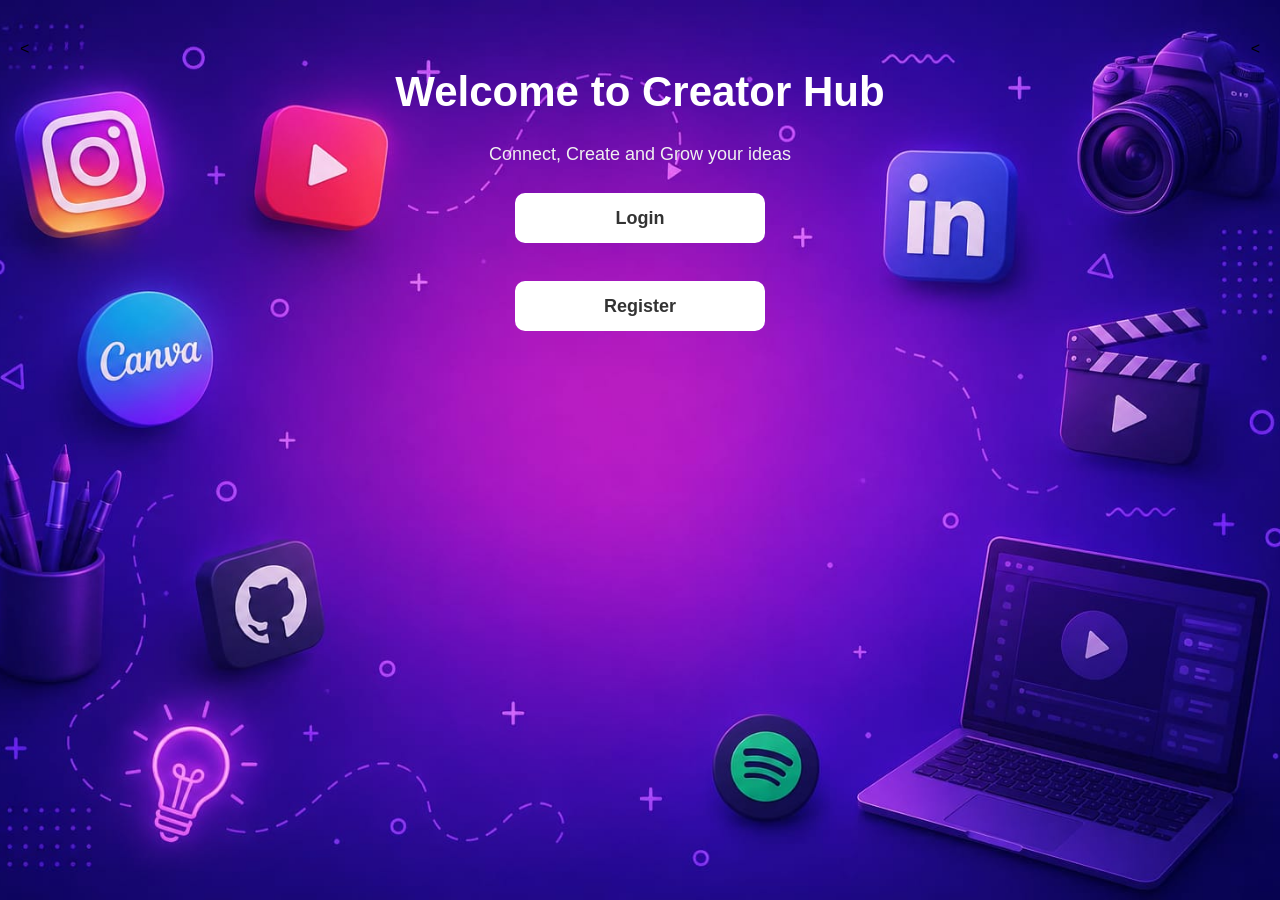
<file: index.html>
<<!DOCTYPE html>
<html>
<head>
    <title>Creator Hub</title>
    <link rel="stylesheet" href="style.css">
</head>

<body>

<div class="container">

    <h1 style="color:white; font-size:42px; font-weight:bold; text-align:center;">
    Welcome to Creator Hub
</h1>

    <p style="color:#f0f0f0; font-size:18px; text-align:center;">
    Connect, Create and Grow your ideas
</p>
    <button onclick="location.href='login.html'">
        Login
    </button>

    <br><br>

    <button onclick="location.href='register.html'">
        Register
    </button>

</div>
<<script>
function loginUser() {

    const username = document.querySelector('input[type="text"]').value;
    const password = document.querySelector('input[type="password"]').value;

    if (username === "" || password === "") {
        alert("Please enter username and password");
        return;
    }

    fetch("http://localhost:8080/api/login", {
        method: "POST",
        headers: {
            "Content-Type": "application/x-www-form-urlencoded"
        },
        body: new URLSearchParams({
            username: username,
            password: password
        })
    })
    .then(response => response.text())
    .then(data => {

        if (data === "Login successful") {
            window.location.href = "dashboard.html";
        } else {
            alert(data);
        }

    })
    .catch(error => {
        console.error("Backend connection failed:", error);
        alert("Backend connection failed");
    });
}
</script>
</body>
</html>
</file>
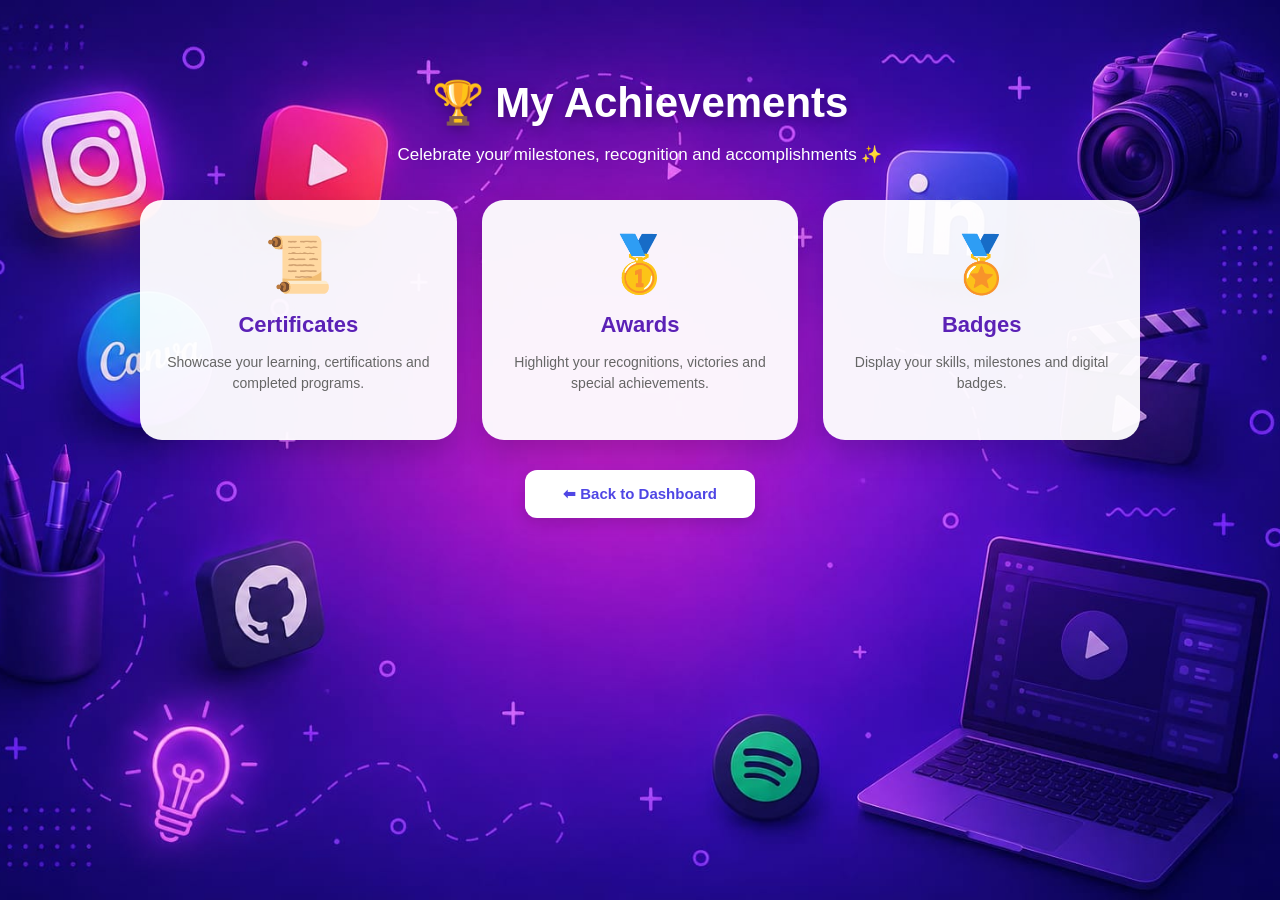
<file: achievements.html>
<!DOCTYPE html>
<html>

<head>

    <title>Achievements - Creator Hub</title>

    <link rel="stylesheet" href="style.css">

    <style>

        /* =================================
           MAIN PAGE
        ================================= */

        body {
            min-height: 100vh;
            height: auto;

            display: flex;
            justify-content: center;
            align-items: flex-start;

            padding: 50px 20px;

            box-sizing: border-box;
        }


        .achievement-page {
            width: 100%;
            max-width: 1000px;

            text-align: center;
        }


        /* =================================
           HEADER
        ================================= */

        .achievement-header {
            margin-bottom: 35px;
        }


        .achievement-header h1 {
            color: white;

            font-size: 42px;

            font-weight: 800;

            margin-bottom: 10px;

            text-shadow:
                0 4px 12px rgba(0,0,0,0.25);
        }


        .achievement-header p {
            color: white;

            font-size: 17px;

            font-weight: 500;
        }


        /* =================================
           CATEGORY PAGE
        ================================= */

        #categoryPage {
            display: block;
        }


        .category-grid {

            display: grid;

            grid-template-columns:
                repeat(3, 1fr);

            gap: 25px;

            margin-top: 30px;
        }


        .category-card {

            background: rgba(255,255,255,0.95);

            border-radius: 22px;

            padding: 30px 20px;

            cursor: pointer;

            box-shadow:
                0 12px 30px
                rgba(0,0,0,0.18);

            transition: 0.3s;

            border: 2px solid transparent;
        }


        .category-card:hover {

            transform: translateY(-8px);

            border-color: #a855f7;

            box-shadow:
                0 18px 35px
                rgba(0,0,0,0.25);
        }


        .category-icon {

            font-size: 55px;

            margin-bottom: 15px;
        }


        .category-card h2 {

            margin: 8px 0;

            color: #5b21b6;

            font-size: 22px;

            font-weight: 800;
        }


        .category-card p {

            color: #666;

            font-size: 14px;

            line-height: 1.5;
        }


        /* =================================
           RESULT PAGE
        ================================= */

        #resultPage {
            display: none;
        }


        .result-header {

            margin-bottom: 25px;
        }


        .result-header h1 {

            color: white;

            font-size: 36px;

            font-weight: 800;

            margin-bottom: 8px;
        }


        .result-header p {

            color: white;

            font-weight: 500;
        }


        /* =================================
           RESULT CARDS
        ================================= */

        #achievementList {

            display: grid;

            grid-template-columns:
                repeat(2, 1fr);

            gap: 22px;

            margin-top: 25px;
        }


        .achievement-card {

            background: white;

            border-radius: 20px;

            padding: 25px;

            text-align: left;

            box-shadow:
                0 10px 28px
                rgba(0,0,0,0.18);

            transition: 0.3s;

            position: relative;

            overflow: hidden;

            cursor: pointer;
        }


        .achievement-card:hover {

            transform: translateY(-5px);

            box-shadow:
                0 16px 32px
                rgba(0,0,0,0.23);
        }


        /* =================================
           CERTIFICATE STYLE
        ================================= */

        .certificate-card {

            border-top: 6px solid #7b2cbf;
        }


        .certificate-card h2 {

            color: #7b2cbf;

            font-weight: 800;
        }


        /* =================================
           AWARD STYLE
        ================================= */

        .award-card {

            border-top: 6px solid #f59e0b;

        }


        .award-card h2 {

            color: #d97706;

            font-weight: 800;
        }


        /* =================================
           BADGE STYLE
        ================================= */

        .badge-card {

            border-top: 6px solid #2563eb;

        }


        .badge-card h2 {

            color: #2563eb;

            font-weight: 800;
        }


        /* =================================
           CARD CONTENT
        ================================= */

        .achievement-card p {

            color: #444;

            line-height: 1.5;

            margin: 9px 0;
        }


        .achievement-info {

            background: #f8f7ff;

            padding: 10px 12px;

            border-radius: 10px;

            margin-top: 12px;
        }


        .achievement-date {

            display: inline-block;

            margin-top: 10px;

            padding: 6px 12px;

            background: #f3e8ff;

            color: #6b21a8;

            border-radius: 20px;

            font-size: 13px;

            font-weight: 700;
        }


        .click-hint {

            margin-top: 15px;

            color: #7b2cbf;

            font-size: 13px;

            font-weight: 700;
        }


        /* =================================
           NO RESULT
        ================================= */

        .no-result {

            background: white;

            color: #444;

            padding: 22px;

            border-radius: 15px;

            font-weight: bold;

            grid-column: 1 / -1;
        }


        /* =================================
           BACK BUTTONS
        ================================= */

        .back-btn {

            margin-top: 30px;

            background: white;

            color: #4f46e5;

            width: 230px;

            height: 48px;

            border-radius: 12px;

            font-size: 15px;

            font-weight: 700;

            border: none;

            cursor: pointer;

            box-shadow:
                0 5px 15px
                rgba(0,0,0,0.15);

            transition: 0.3s;
        }


        .back-btn:hover {

            transform: translateY(-2px);

            background: #f5f3ff;
        }


        /* =================================
           CERTIFICATE PAGE
        ================================= */

        #certificatePage {

            display: none;

            width: 100%;
        }


        .certificate-container {

            max-width: 850px;

            margin: 0 auto;

            background: white;

            padding: 15px;

            border-radius: 20px;

            box-shadow:
                0 20px 50px
                rgba(0,0,0,0.25);
        }


        .certificate {

            border: 8px solid #7b2cbf;

            padding: 55px 40px;

            position: relative;

            background:
                linear-gradient(
                    135deg,
                    #ffffff,
                    #faf5ff
                );

            border-radius: 10px;
        }


        .certificate-inner {

            border: 2px solid #d8b4fe;

            padding: 40px 25px;

            text-align: center;

            border-radius: 5px;
        }


        .certificate-logo {

            font-size: 48px;

            margin-bottom: 10px;
        }


        .certificate-brand {

            font-size: 16px;

            letter-spacing: 3px;

            color: #7b2cbf;

            font-weight: 800;

            text-transform: uppercase;
        }


        .certificate-title {

            font-size: 38px;

            color: #4c1d95;

            margin: 18px 0 8px;

            font-weight: 800;
        }


        .certificate-subtitle {

            color: #666;

            font-size: 16px;

            margin-bottom: 25px;
        }


        .certificate-recipient {

            font-size: 30px;

            font-weight: 800;

            color: #222;

            margin: 20px 0;
        }


        .certificate-text {

            color: #555;

            font-size: 16px;

            line-height: 1.7;

            max-width: 650px;

            margin: 0 auto 20px;
        }


        .certificate-achievement {

            font-size: 23px;

            font-weight: 800;

            color: #7b2cbf;

            margin: 20px 0;
        }


        .certificate-organization {

            font-size: 16px;

            color: #444;

            margin: 12px 0;
        }


        .certificate-date {

            color: #666;

            font-size: 14px;

            margin-top: 20px;
        }


        .certificate-footer {

            display: flex;

            justify-content: space-between;

            align-items: flex-end;

            margin-top: 45px;

            gap: 30px;
        }


        .certificate-sign {

            text-align: center;

            min-width: 180px;
        }


        .certificate-line {

            border-top: 1px solid #777;

            margin-bottom: 7px;
        }


        .certificate-sign p {

            margin: 0;

            font-size: 13px;

            color: #555;
        }


        .certificate-note {

            margin-top: 25px;

            color: #888;

            font-size: 11px;

            font-style: italic;
        }


        .certificate-actions {

            margin-top: 25px;

            text-align: center;
        }


        .certificate-back {

            background: white;

            color: #4f46e5;

            width: 230px;

            height: 48px;

            border-radius: 12px;

            font-size: 15px;

            font-weight: 700;

            border: none;

            cursor: pointer;

            box-shadow:
                0 5px 15px
                rgba(0,0,0,0.15);

            transition: 0.3s;
        }


        .certificate-back:hover {

            transform: translateY(-2px);

            background: #f5f3ff;
        }


        /* =================================
           MOBILE
        ================================= */

        @media (max-width: 750px) {

            .category-grid {

                grid-template-columns: 1fr;

            }


            #achievementList {

                grid-template-columns: 1fr;

            }


            .achievement-header h1 {

                font-size: 32px;

            }


            .certificate {

                padding: 25px 15px;

            }


            .certificate-inner {

                padding: 25px 15px;

            }


            .certificate-title {

                font-size: 28px;

            }


            .certificate-recipient {

                font-size: 23px;

            }


            .certificate-footer {

                flex-direction: column;

                align-items: center;

            }

        }

    </style>

</head>


<body>


<div class="achievement-page">


    <!-- =================================
         CATEGORY PAGE
    ================================= -->

    <div id="categoryPage">


        <div class="achievement-header">

            <h1>
                🏆 My Achievements
            </h1>

            <p>
                Celebrate your milestones, recognition and accomplishments ✨
            </p>

        </div>


        <div class="category-grid">


            <!-- CERTIFICATES -->

            <div
                class="category-card"
                onclick="showAchievements('Certificate')">

                <div class="category-icon">
                    📜
                </div>

                <h2>
                    Certificates
                </h2>

                <p>
                    Showcase your learning,
                    certifications and completed programs.
                </p>

            </div>


            <!-- AWARDS -->

            <div
                class="category-card"
                onclick="showAchievements('Award')">

                <div class="category-icon">
                    🥇
                </div>

                <h2>
                    Awards
                </h2>

                <p>
                    Highlight your recognitions,
                    victories and special achievements.
                </p>

            </div>


            <!-- BADGES -->

            <div
                class="category-card"
                onclick="showAchievements('Badge')">

                <div class="category-icon">
                    🏅
                </div>

                <h2>
                    Badges
                </h2>

                <p>
                    Display your skills,
                    milestones and digital badges.
                </p>

            </div>


        </div>


        <button
            class="back-btn"
            onclick="location.href='dashboard.html'">

            ⬅ Back to Dashboard

        </button>


    </div>



    <!-- =================================
         RESULT PAGE
    ================================= -->

    <div id="resultPage">


        <div class="result-header">

            <h1 id="resultTitle">
                🏆 Achievements
            </h1>

            <p>
                Your achievements and milestones
            </p>

        </div>


        <div id="achievementList"></div>


        <button
            class="back-btn"
            onclick="backToCategories()">

            ⬅ Back to Categories

        </button>


        <br>


        <button
            class="back-btn"
            onclick="location.href='dashboard.html'">

            🏠 Back to Dashboard

        </button>


    </div>



    <!-- =================================
         CERTIFICATE PAGE
    ================================= -->

    <div id="certificatePage">


        <div class="result-header">

            <h1>
                📜 Certificate Preview
            </h1>

            <p>
                Your Creator Hub achievement certificate
            </p>

        </div>


        <div class="certificate-container">


            <div class="certificate">


                <div class="certificate-inner">


                    <div class="certificate-logo">
                        🏆
                    </div>


                    <div class="certificate-brand">
                        CREATOR HUB
                    </div>


                    <div class="certificate-title">
                        Certificate of Achievement
                    </div>


                    <div class="certificate-subtitle">
                        This certificate recognizes the following achievement
                    </div>


                    <div class="certificate-recipient">
                        Creator Hub Member
                    </div>


                    <div class="certificate-text">

                        This is to recognize the successful completion
                        and achievement associated with

                    </div>


                    <div
                        class="certificate-achievement"
                        id="certificateTitle">

                        Achievement

                    </div>


                    <div
                        class="certificate-organization"
                        id="certificateOrganization">

                        Organization

                    </div>


                    <div
                        class="certificate-text"
                        id="certificateDescription">

                        Achievement description

                    </div>


                    <div
                        class="certificate-date"
                        id="certificateDate">

                        Date

                    </div>


                    <div class="certificate-footer">


                        <div class="certificate-sign">

                            <div class="certificate-line"></div>

                            <p>
                                Creator Hub
                            </p>

                        </div>


                        <div class="certificate-sign">

                            <div class="certificate-line"></div>

                            <p>
                                Achievement Recognition
                            </p>

                        </div>


                    </div>


                    <div class="certificate-note">

                        This is a Creator Hub achievement preview
                        and is not an official certificate issued by
                        the organization mentioned above.

                    </div>


                </div>


            </div>


        </div>


        <div class="certificate-actions">


            <button
                class="certificate-back"
                onclick="backToAchievements()">

                ⬅ Back to Achievements

            </button>


        </div>


    </div>


</div>



<script>


/* =================================
   SHOW ACHIEVEMENTS
================================= */

function showAchievements(category) {


    document.getElementById(
        "categoryPage"
    ).style.display = "none";


    document.getElementById(
        "resultPage"
    ).style.display = "block";


    document.getElementById(
        "certificatePage"
    ).style.display = "none";


    let title = "";


    if (category === "Certificate") {

        title = "📜 Certificates";

    }

    else if (category === "Award") {

        title = "🥇 Awards";

    }

    else if (category === "Badge") {

        title = "🏅 Badges";

    }


    document.getElementById(
        "resultTitle"
    ).innerText = title;


    document.getElementById(
        "achievementList"
    ).innerHTML = `

        <div class="no-result">

            Loading achievements...

        </div>

    `;


    fetch(
        "http://localhost:8081/api/achievements"
    )


    .then(response => response.json())


    .then(data => {


        let result = "";


        data.forEach(achievement => {


            if (
                achievement.title
                    .toLowerCase()
                    .includes(category.toLowerCase())
            ) {


                let cardClass = "";


                if (category === "Certificate") {

                    cardClass =
                        "certificate-card";

                }

                else if (category === "Award") {

                    cardClass =
                        "award-card";

                }

                else if (category === "Badge") {

                    cardClass =
                        "badge-card";

                }


                let icon = "🏆";


                if (category === "Certificate") {

                    icon = "📜";

                }

                else if (category === "Award") {

                    icon = "🥇";

                }

                else if (category === "Badge") {

                    icon = "🏅";

                }


                result += `

                    <div
                        class="achievement-card ${cardClass}"
                        onclick="openCertificate(
                            '${achievement.title}',
                            '${achievement.organization}',
                            '${achievement.date}',
                            '${achievement.description}'
                        )">


                        <h2>

                            ${icon}
                            ${achievement.title}

                        </h2>


                        <p>

                            ${achievement.description}

                        </p>


                        <div class="achievement-info">

                            <strong>
                                🏢 Organization:
                            </strong>

                            ${achievement.organization}

                        </div>


                        <span class="achievement-date">

                            📅 ${achievement.date}

                        </span>


                        <div class="click-hint">

                            👆 Click to view certificate

                        </div>


                    </div>

                `;

            }

        });


        if (result === "") {

            result = `

                <div class="no-result">

                    No achievements available
                    in this category.

                </div>

            `;

        }


        document.getElementById(
            "achievementList"
        ).innerHTML = result;


    })


    .catch(error => {


        document.getElementById(
            "achievementList"
        ).innerHTML = `

            <div class="no-result">

                ❌ Unable to load achievements.

            </div>

        `;


        console.error(error);

    });

}



/* =================================
   OPEN CERTIFICATE
================================= */

function openCertificate(
    title,
    organization,
    date,
    description
) {


    document.getElementById(
        "resultPage"
    ).style.display = "none";


    document.getElementById(
        "certificatePage"
    ).style.display = "block";


    document.getElementById(
        "certificateTitle"
    ).innerText = title;


    document.getElementById(
        "certificateOrganization"
    ).innerText =
        "Organization: " + organization;


    document.getElementById(
        "certificateDescription"
    ).innerText =
        description;


    document.getElementById(
        "certificateDate"
    ).innerText =
        "Achievement Date: " + date;

}



/* =================================
   BACK TO CATEGORIES
================================= */

function backToCategories() {


    document.getElementById(
        "resultPage"
    ).style.display = "none";


    document.getElementById(
        "categoryPage"
    ).style.display = "block";


    document.getElementById(
        "certificatePage"
    ).style.display = "none";


    document.getElementById(
        "achievementList"
    ).innerHTML = "";

}



/* =================================
   BACK TO ACHIEVEMENTS
================================= */

function backToAchievements() {


    document.getElementById(
        "certificatePage"
    ).style.display = "none";


    document.getElementById(
        "resultPage"
    ).style.display = "block";

}

</script>


</body>

</html>
</file>
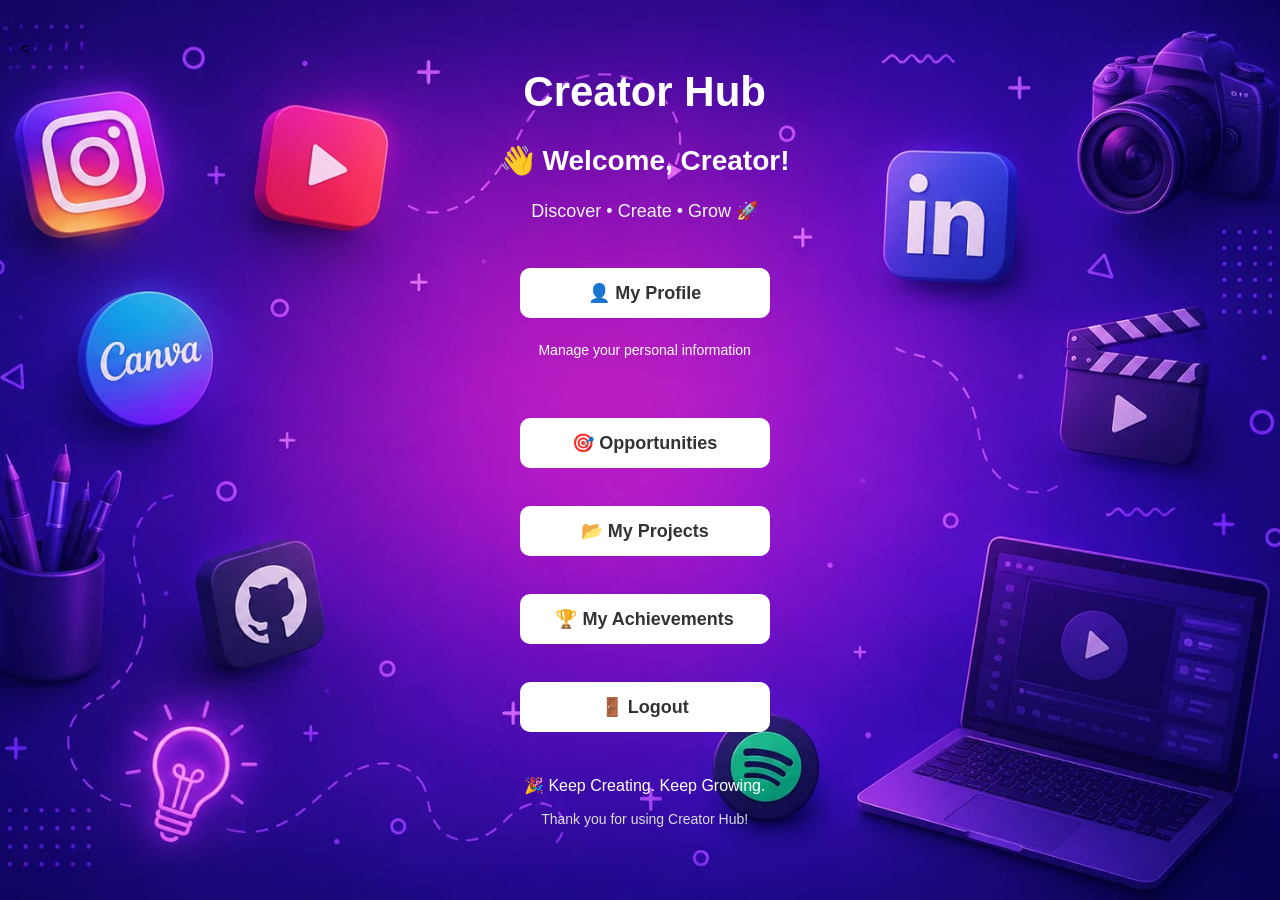
<file: dashboard.html>
<<!DOCTYPE html>
<html>

<head>
    <title>Creator Hub Dashboard</title>
    <link rel="stylesheet" href="style.css">
</head>

<body>

<div class="container">

    <h1 style="color:white; font-size:42px; text-align:center; font-weight:bold;">
        Creator Hub
    </h1>

    <h2 style="color:white; text-align:center; font-size:28px;">
        👋 Welcome, Creator!
    </h2>

    <p style="color:#f5f5f5; text-align:center; font-size:18px;">
        Discover • Create • Grow 🚀
    </p>

    <br>

    <button onclick="location.href='profile.html'">
        👤 My Profile
    </button>

    <p style="color:white; font-size:14px; text-align:center;">
        Manage your personal information
    </p>

    <br><br>

    <button onclick="location.href='opportunities.html'">
        🎯 Opportunities
    </button>

    <br><br>

    <button onclick="location.href='projects.html'">
        📂 My Projects
    </button>

    <br><br>

    <button onclick="location.href='achievements.html'">
        🏆 My Achievements
    </button>

    <br><br>

    <button onclick="location.href='logout.html'">
        🚪 Logout
    </button>

    <br><br>

    <p style="color:white; font-size:16px; text-align:center;">
        🎉 Keep Creating. Keep Growing.
    </p>

    <p style="color:#dddddd; font-size:14px; text-align:center;">
        Thank you for using Creator Hub!
    </p>

</div>

</body>

</html>
</file>
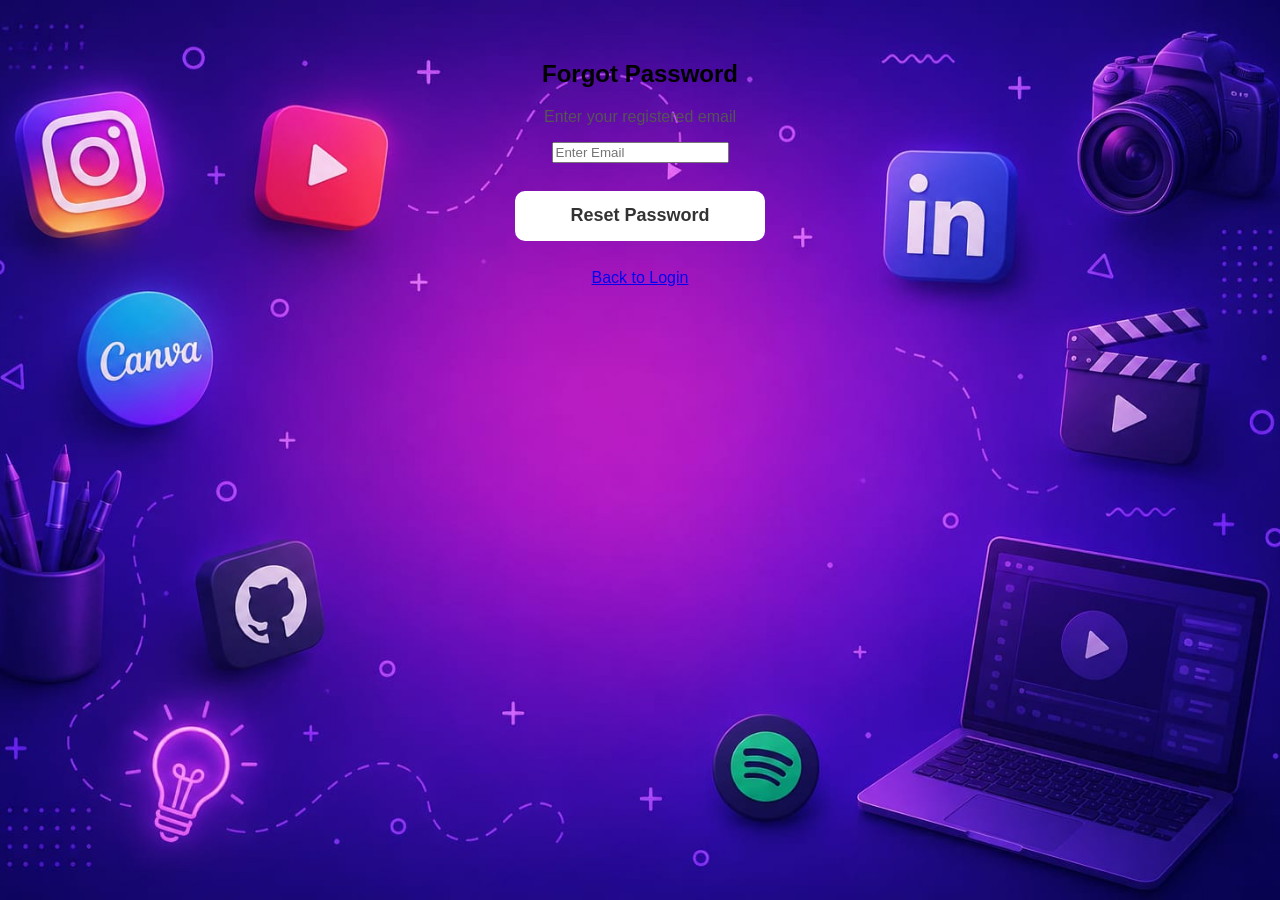
<file: forgot.html>
<!DOCTYPE html>
<html>
<head>
    <title>Forgot Password</title>
    <link rel="stylesheet" href="style.css">
</head>

<body>

<div class="container">

    <h2>Forgot Password</h2>

    <p>Enter your registered email</p>

    <input type="email" placeholder="Enter Email">

    <br><br>

    <button>Reset Password</button>

    <br><br>

    <a href="login.html">Back to Login</a>

</div>

</body>
</html>
</file>
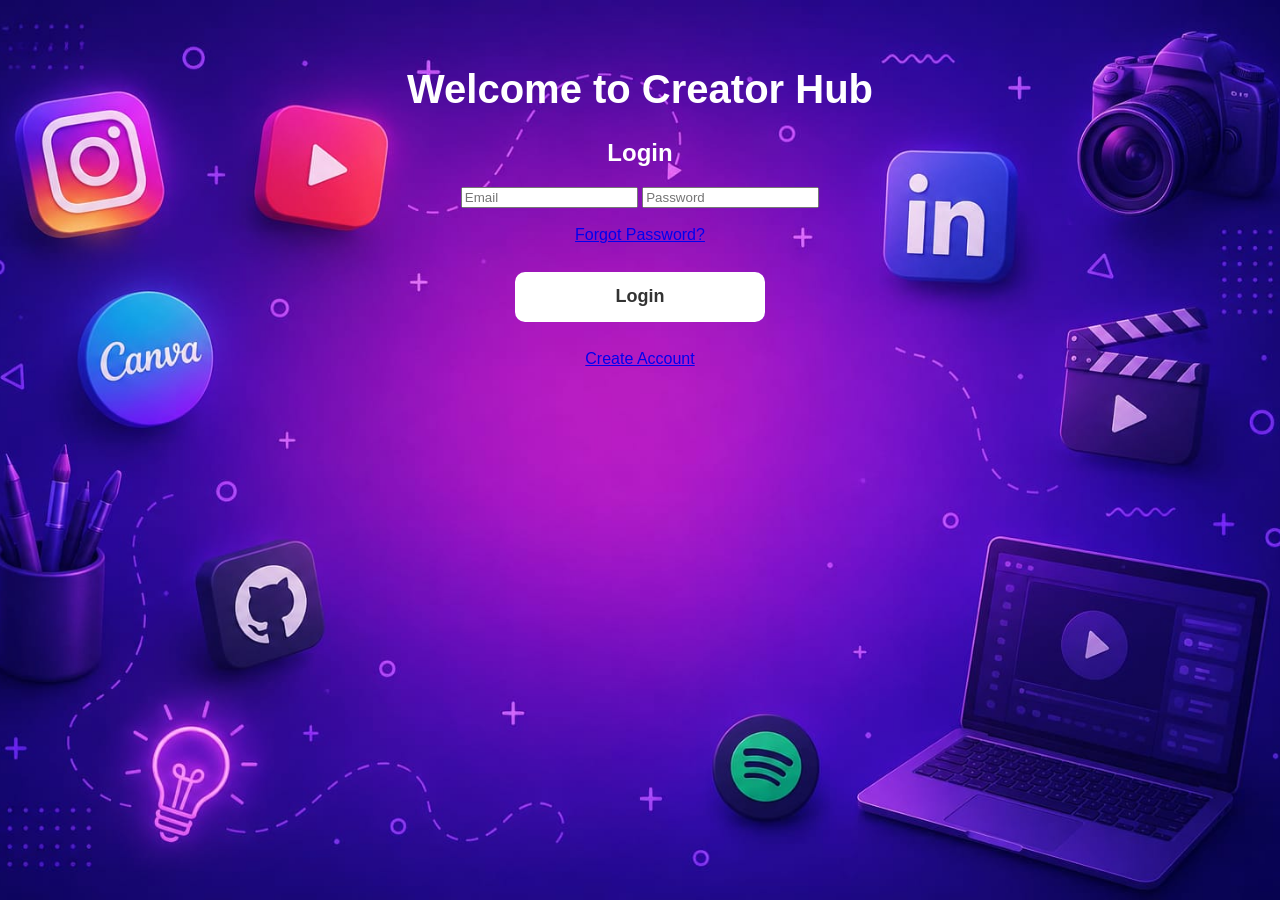
<file: login.html>
<!DOCTYPE html>
<html lang="en">

<head>
    <meta charset="UTF-8">
    <meta name="viewport" content="width=device-width, initial-scale=1.0">

    <title>Login - Creator Hub</title>

    <link rel="stylesheet" href="style.css">
</head>

<body>

<div class="container">

    <h1 style="color:white; font-size:40px; text-align:center;">
        Welcome to Creator Hub
    </h1>

    <h2 style="color:white; text-align:center;">
        Login
    </h2>

    <input
        type="email"
        id="email"
        placeholder="Email"
    >

    <input
        type="password"
        id="password"
        placeholder="Password"
    >

    <br><br>

    <a href="forgot.html">Forgot Password?</a>

    <br><br>

    <button onclick="loginUser()">
        Login
    </button>

    <br><br>

    <a href="register.html">Create Account</a>

</div>

<script>

function loginUser() {

    const email = document.getElementById("email").value.trim();
    const password = document.getElementById("password").value;

    // Check empty fields
    if (email === "" || password === "") {
        alert("Please enter email and password");
        return;
    }

    // Connect to backend
   fetch("http://localhost:8081/api/login", {

        method: "POST",

        headers: {
            "Content-Type": "application/json"
        },

        body: JSON.stringify({
            email: email,
            password: password
        })

    })

    .then(async response => {

        const data = await response.json();

        if (!response.ok) {
            throw new Error(data.message || "Invalid email or password");
        }

        return data;

    })

    .then(data => {

        alert("Login successful!");

        window.location.href = "dashboard.html";

    })

    .catch(error => {

        console.error("Login error:", error);

        alert(error.message);

    });

}

</script>

</body>

</html>
</file>
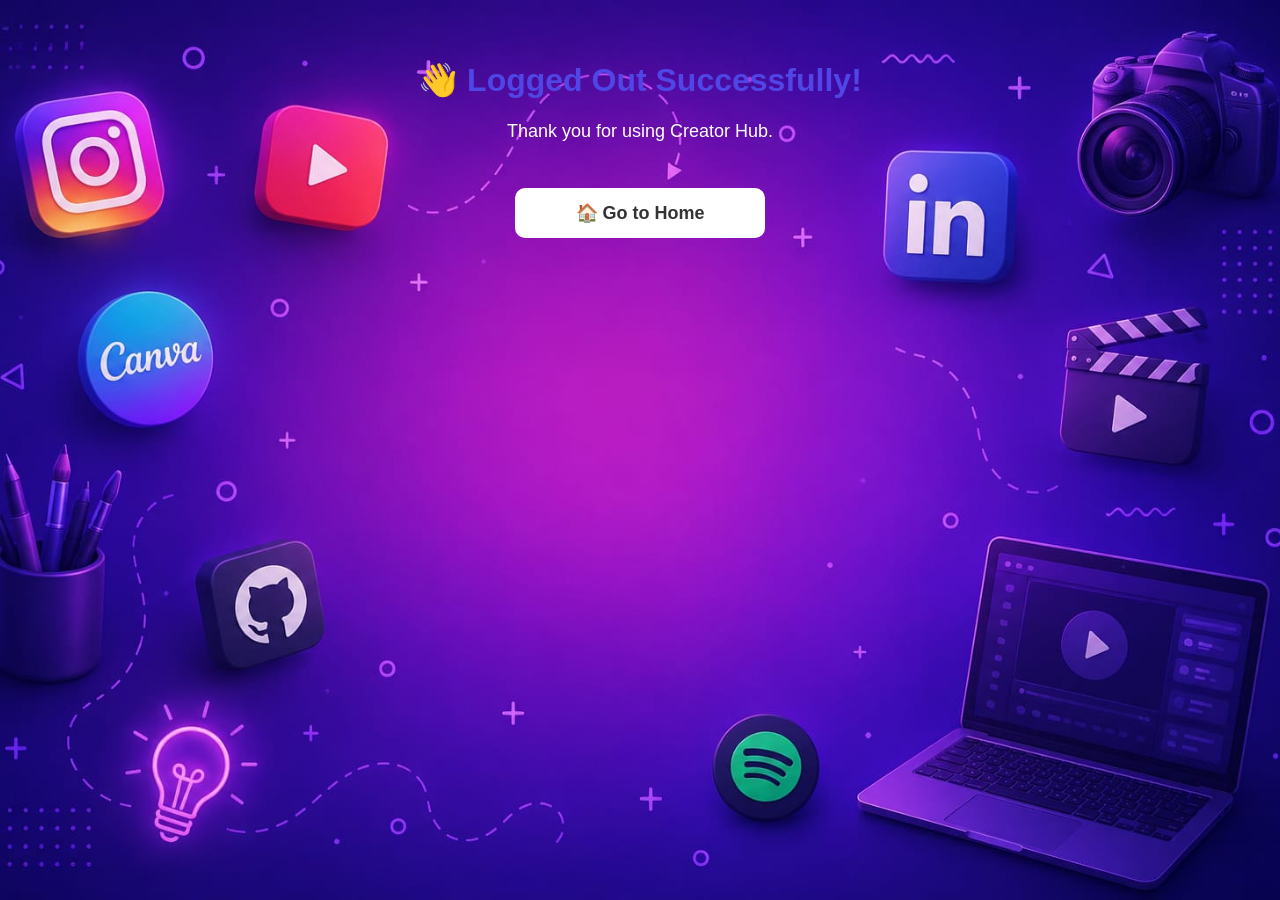
<file: logout.html>
<!DOCTYPE html>
<html>
<head>
    <title>Logout</title>
    <link rel="stylesheet" href="style.css">
</head>

<body>

<div class="container">

<h1>👋 Logged Out Successfully!</h1>

<p style="color:white; font-size:18px;">
Thank you for using Creator Hub.
</p>

<br>

<button onclick="location.href='index.html'">
🏠 Go to Home
</button>

</div>

</body>
</html>
</file>
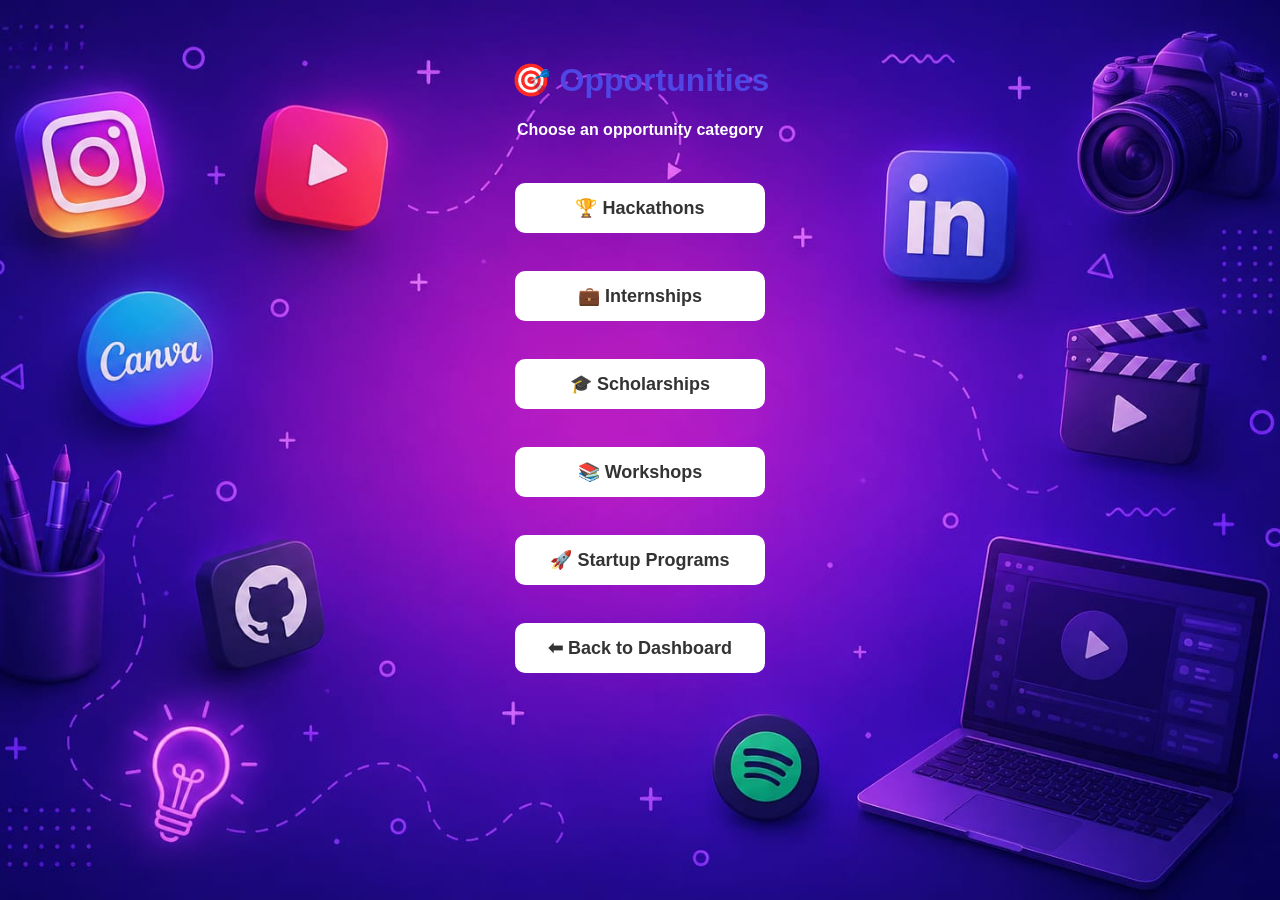
<file: opportunities.html>
<!DOCTYPE html>
<html>
<head>
    <title>Opportunities - Creator Hub</title>

    <link rel="stylesheet" href="style.css">

    <style>

        /* ================================
           CATEGORY PAGE
        ================================= */

        #categoryPage {
            display: block;
        }

        /* ================================
           RESULT PAGE
        ================================= */

        #resultPage {
            display: none;
            width: 100%;
        }

        .result-header {
            margin-bottom: 25px;
        }

        .result-header h1 {
            color: #4f46e5;
            margin-bottom: 10px;
        }

        .result-header p {
            color: white;
            font-weight: bold;
        }

        /* Opportunity cards */

        #opportunityList {
            display: grid;
            grid-template-columns: repeat(2, 1fr);
            gap: 20px;
            margin-top: 25px;
        }

        .opportunity-card {
            background: white;
            color: #333;
            padding: 22px;
            border-radius: 15px;

            box-shadow:
                0 6px 18px rgba(0, 0, 0, 0.15);

            text-align: left;
        }

        .opportunity-card h2 {
            color: #7b2cbf;
            font-weight: bold;
            margin-bottom: 15px;
        }

        .opportunity-card p {
            color: #444;
            margin: 8px 0;
            line-height: 1.5;
        }

        /* Apply button */

        .apply-btn {
            display: inline-block;

            margin-top: 15px;
            padding: 10px 18px;

            background: #7b2cbf;
            color: white;

            text-decoration: none;

            font-weight: bold;

            border-radius: 8px;

            cursor: pointer;
        }

        .apply-btn:hover {
            background: #5a189a;
        }

        /* Back button */

        .back-btn {
            margin-top: 25px;

            background: white;
            color: #333;
        }

        .back-btn:hover {
            background: #eeeeee;
        }

        /* No result */

        .no-result {
            background: white;
            color: #333;

            padding: 20px;

            border-radius: 12px;

            font-weight: bold;

            text-align: center;
        }

        /* Success message */

        .success-message {
            background: #f3e8ff;
            color: #6a1b9a;

            padding: 10px;

            margin-top: 15px;

            border-radius: 8px;

            font-weight: bold;

            text-align: center;
        }

        /* Mobile */

        @media (max-width: 700px) {

            #opportunityList {
                grid-template-columns: 1fr;
            }

            .opportunity-card {
                padding: 18px;
            }

        }

    </style>
</head>


<body>


<div class="container">


    <!-- =================================
         CATEGORY PAGE
    ================================== -->

    <div id="categoryPage">

        <h1>🎯 Opportunities</h1>

        <p style="color:white; font-weight:bold;">
            Choose an opportunity category
        </p>

        <br>


        <button onclick="showOpportunities('Hackathon')">
            🏆 Hackathons
        </button>

        <br><br>


        <button onclick="showOpportunities('Internship')">
            💼 Internships
        </button>

        <br><br>


        <button onclick="showOpportunities('Scholarship')">
            🎓 Scholarships
        </button>

        <br><br>


        <button onclick="showOpportunities('Workshop')">
            📚 Workshops
        </button>

        <br><br>


        <button onclick="showOpportunities('Startup Program')">
            🚀 Startup Programs
        </button>

        <br><br>


        <button onclick="location.href='dashboard.html'">
            ⬅ Back to Dashboard
        </button>

    </div>



    <!-- =================================
         RESULT PAGE
    ================================== -->

    <div id="resultPage">


        <div class="result-header">

            <h1 id="categoryTitle">
                🎯 Opportunities
            </h1>

            <p>
                Explore the available opportunities
            </p>

        </div>


        <!-- Results -->

        <div id="opportunityList"></div>


        <br>


        <button
            class="back-btn"
            onclick="backToCategories()">

            ⬅ Back to Categories

        </button>


        <br>


        <button
            class="back-btn"
            onclick="location.href='dashboard.html'">

            🏠 Back to Dashboard

        </button>


    </div>


</div>



<script>


/* =================================
   SHOW OPPORTUNITIES
================================= */

function showOpportunities(category) {


    /* Hide category page */

    document.getElementById("categoryPage").style.display = "none";


    /* Show result page */

    document.getElementById("resultPage").style.display = "block";


    /* Category title */

    let title = "";


    if (category === "Hackathon") {

        title = "🏆 Hackathons";

    }

    else if (category === "Internship") {

        title = "💼 Internships";

    }

    else if (category === "Scholarship") {

        title = "🎓 Scholarships";

    }

    else if (category === "Workshop") {

        title = "📚 Workshops";

    }

    else if (category === "Startup Program") {

        title = "🚀 Startup Programs";

    }


    document.getElementById("categoryTitle").innerText = title;


    /* Loading message */

    document.getElementById("opportunityList").innerHTML = `
        <div class="no-result">
            Loading opportunities...
        </div>
    `;


    /* Fetch backend data */

    fetch("http://localhost:8081/api/opportunities")


        .then(response => response.json())


        .then(data => {


            let result = "";


            data.forEach(opportunity => {


                if (
                    opportunity.category.trim().toLowerCase() ===
                    category.trim().toLowerCase()
                ) {


                    result += `

                        <div class="opportunity-card">

                            <h2>
                                ${getIcon(category)}
                                ${opportunity.name}
                            </h2>


                            <p>

                                <strong>
                                    🏢 Organization:
                                </strong>

                                ${opportunity.organization}

                            </p>


                            <p>

                                <strong>
                                    📝 Description:
                                </strong>

                                ${opportunity.description}

                            </p>


                            <a

                                class="apply-btn"

                                href="${opportunity.applicationLink}"

                                target="_blank"

                                onclick="showSuccess(this)"

                            >

                                🔗 Apply Now

                            </a>


                            <div class="success-container"></div>

                        </div>

                    `;

                }

            });


            /* No results */

            if (result === "") {

                result = `

                    <div class="no-result">

                        No opportunities available
                        in this category.

                    </div>

                `;

            }


            document.getElementById(
                "opportunityList"
            ).innerHTML = result;


        })


        .catch(error => {


            document.getElementById(
                "opportunityList"
            ).innerHTML = `

                <div class="no-result">

                    ❌ Unable to load opportunities.

                </div>

            `;


            console.error(error);

        });

}



/* =================================
   CATEGORY ICON
================================= */

function getIcon(category) {


    if (category === "Hackathon") {

        return "🏆";

    }


    if (category === "Internship") {

        return "💼";

    }


    if (category === "Scholarship") {

        return "🎓";

    }


    if (category === "Workshop") {

        return "📚";

    }


    if (category === "Startup Program") {

        return "🚀";

    }


    return "🎯";

}



/* =================================
   SUCCESS MESSAGE
================================= */

function showSuccess(button) {


    setTimeout(function() {


        const card =
            button.closest(".opportunity-card");


        const message =
            card.querySelector(".success-container");


        message.innerHTML = `

            <div class="success-message">

                ✅ Yes, you have registered successfully!

            </div>

        `;


    }, 300);

}



/* =================================
   BACK TO CATEGORIES
================================= */

function backToCategories() {


    /* Hide results */

    document.getElementById(
        "resultPage"
    ).style.display = "none";


    /* Show categories */

    document.getElementById(
        "categoryPage"
    ).style.display = "block";


    /* Clear old results */

    document.getElementById(
        "opportunityList"
    ).innerHTML = "";

}

</script>


</body>
</html>
</file>
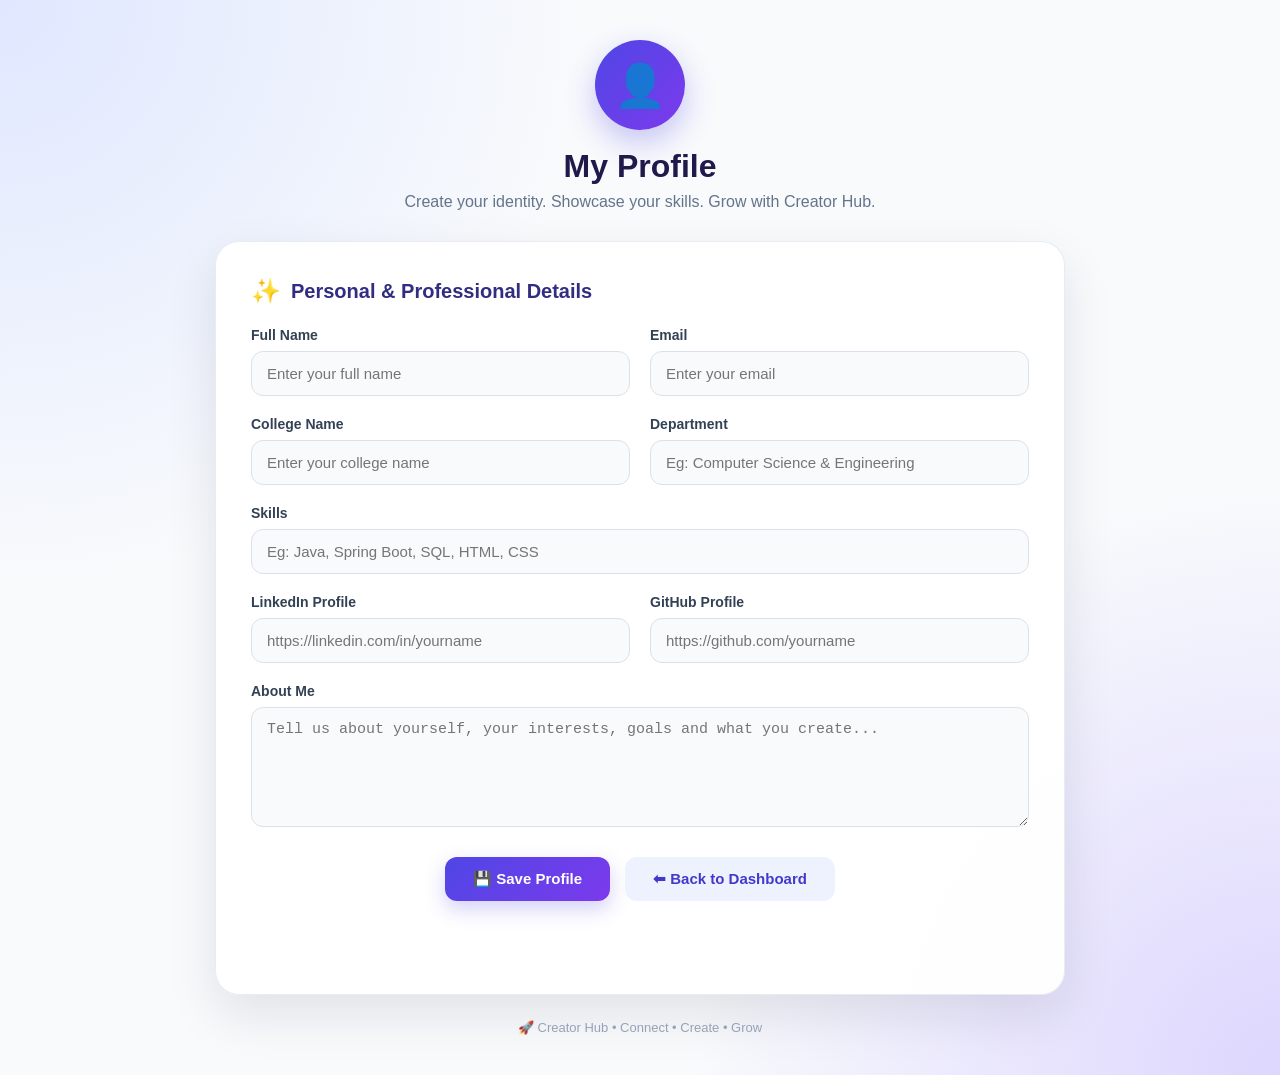
<file: profile.html>
<!DOCTYPE html>
<html lang="en">

<head>

    <meta charset="UTF-8">

    <meta name="viewport" content="width=device-width, initial-scale=1.0">

    <title>My Profile - Creator Hub</title>

    <style>

        * {
            box-sizing: border-box;
        }

        body {
            margin: 0;
            min-height: 100vh;
            font-family: Arial, sans-serif;

            background:
                radial-gradient(circle at top left, #e0e7ff, transparent 35%),
                radial-gradient(circle at bottom right, #ddd6fe, transparent 35%),
                #f8fafc;

            padding: 40px 20px;
        }

        .profile-wrapper {
            width: 100%;
            max-width: 850px;
            margin: auto;
        }

        /* Header */

        .profile-header {
            text-align: center;
            margin-bottom: 30px;
        }

        .profile-icon {
            width: 90px;
            height: 90px;

            margin: auto;

            display: flex;
            align-items: center;
            justify-content: center;

            border-radius: 50%;

            background: linear-gradient(
                135deg,
                #4f46e5,
                #7c3aed
            );

            color: white;
            font-size: 42px;

            box-shadow: 0 12px 30px rgba(79, 70, 229, 0.3);
        }

        .profile-header h1 {
            margin: 18px 0 8px;

            color: #1e1b4b;
            font-size: 32px;
        }

        .profile-header p {
            margin: 0;
            color: #64748b;
            font-size: 16px;
        }

        /* Main Card */

        .profile-card {
            background: rgba(255, 255, 255, 0.95);

            border-radius: 24px;

            padding: 35px;

            box-shadow:
                0 20px 50px rgba(15, 23, 42, 0.10);

            border: 1px solid rgba(226, 232, 240, 0.8);
        }

        .section-title {
            display: flex;
            align-items: center;

            gap: 10px;

            margin-bottom: 22px;

            color: #312e81;
            font-size: 20px;
            font-weight: bold;
        }

        .section-title span {
            font-size: 24px;
        }

        /* Form */

        .form-grid {
            display: grid;

            grid-template-columns: 1fr 1fr;

            gap: 20px;
        }

        .form-group {
            display: flex;
            flex-direction: column;
        }

        .form-group.full {
            grid-column: 1 / -1;
        }

        label {
            margin-bottom: 8px;

            color: #334155;

            font-size: 14px;
            font-weight: bold;
        }

        input,
        textarea {

            width: 100%;

            padding: 13px 15px;

            border: 1px solid #dbe1ea;

            border-radius: 12px;

            background: #f8fafc;

            font-size: 15px;

            outline: none;

            transition: 0.25s;
        }

        input:focus,
        textarea:focus {

            border-color: #6366f1;

            background: white;

            box-shadow:
                0 0 0 4px rgba(99, 102, 241, 0.10);
        }

        textarea {
            resize: vertical;
            min-height: 120px;
        }

        /* Buttons */

        .button-area {

            display: flex;

            justify-content: center;

            gap: 15px;

            margin-top: 30px;

            flex-wrap: wrap;
        }

        .save-btn,
        .back-btn {

            border: none;

            padding: 13px 28px;

            border-radius: 12px;

            font-size: 15px;

            font-weight: bold;

            cursor: pointer;

            transition: 0.25s;
        }

        .save-btn {

            background: linear-gradient(
                135deg,
                #4f46e5,
                #7c3aed
            );

            color: white;

            box-shadow:
                0 8px 20px rgba(79, 70, 229, 0.25);
        }

        .save-btn:hover {

            transform: translateY(-2px);

            box-shadow:
                0 12px 25px rgba(79, 70, 229, 0.35);
        }

        .back-btn {

            background: #eef2ff;

            color: #4338ca;
        }

        .back-btn:hover {

            background: #e0e7ff;

            transform: translateY(-2px);
        }

        /* Message */

        #message {

            text-align: center;

            margin-top: 20px;

            font-weight: bold;

            min-height: 22px;
        }

        /* Footer */

        .profile-footer {

            text-align: center;

            margin-top: 25px;

            color: #94a3b8;

            font-size: 13px;
        }

        /* Mobile */

        @media (max-width: 650px) {

            body {
                padding: 25px 15px;
            }

            .profile-card {
                padding: 25px 20px;
            }

            .form-grid {
                grid-template-columns: 1fr;
            }

            .form-group.full {
                grid-column: auto;
            }

            .profile-header h1 {
                font-size: 27px;
            }

            .save-btn,
            .back-btn {
                width: 100%;
            }
        }

    </style>

</head>


<body>

<div class="profile-wrapper">


    <!-- Header -->

    <div class="profile-header">

        <div class="profile-icon">
            👤
        </div>

        <h1>My Profile</h1>

        <p>
            Create your identity. Showcase your skills. Grow with Creator Hub.
        </p>

    </div>


    <!-- Profile Card -->

    <div class="profile-card">


        <div class="section-title">

            <span>✨</span>

            Personal & Professional Details

        </div>


        <div class="form-grid">


            <!-- Full Name -->

            <div class="form-group">

                <label>Full Name</label>

                <input
                    type="text"
                    id="fullName"
                    placeholder="Enter your full name"
                >

            </div>


            <!-- Email -->

            <div class="form-group">

                <label>Email</label>

                <input
                    type="email"
                    id="email"
                    placeholder="Enter your email"
                >

            </div>


            <!-- College -->

            <div class="form-group">

                <label>College Name</label>

                <input
                    type="text"
                    id="collegeName"
                    placeholder="Enter your college name"
                >

            </div>


            <!-- Department -->

            <div class="form-group">

                <label>Department</label>

                <input
                    type="text"
                    id="department"
                    placeholder="Eg: Computer Science & Engineering"
                >

            </div>


            <!-- Skills -->

            <div class="form-group full">

                <label>Skills</label>

                <input
                    type="text"
                    id="skills"
                    placeholder="Eg: Java, Spring Boot, SQL, HTML, CSS"
                >

            </div>


            <!-- LinkedIn -->

            <div class="form-group">

                <label>LinkedIn Profile</label>

                <input
                    type="url"
                    id="linkedIn"
                    placeholder="https://linkedin.com/in/yourname"
                >

            </div>


            <!-- GitHub -->

            <div class="form-group">

                <label>GitHub Profile</label>

                <input
                    type="url"
                    id="github"
                    placeholder="https://github.com/yourname"
                >

            </div>


            <!-- About Me -->

            <div class="form-group full">

                <label>About Me</label>

                <textarea
                    id="aboutMe"
                    placeholder="Tell us about yourself, your interests, goals and what you create..."
                ></textarea>

            </div>


        </div>


        <!-- Buttons -->

        <div class="button-area">

            <button
                class="save-btn"
                onclick="saveProfile()">

                💾 Save Profile

            </button>


            <button
                class="back-btn"
                onclick="location.href='dashboard.html'">

                ⬅ Back to Dashboard

            </button>

        </div>


        <p id="message"></p>


    </div>


    <div class="profile-footer">

        🚀 Creator Hub • Connect • Create • Grow

    </div>


</div>


<script>

function saveProfile() {

    const profileData = {

        fullName:
            document.getElementById("fullName").value,

        email:
            document.getElementById("email").value,

        collegeName:
            document.getElementById("collegeName").value,

        department:
            document.getElementById("department").value,

        skills:
            document.getElementById("skills").value,

        linkedIn:
            document.getElementById("linkedIn").value,

        github:
            document.getElementById("github").value,

        aboutMe:
            document.getElementById("aboutMe").value
    };


    fetch("http://localhost:8081/api/profile", {

        method: "POST",

        headers: {
            "Content-Type": "application/json"
        },

        body: JSON.stringify(profileData)

    })


    .then(response => {

        if (!response.ok) {

            throw new Error("Failed to save profile");

        }

        return response.json();

    })


    .then(data => {

        document.getElementById("message").innerText =
            "✅ Profile saved successfully!";

        document.getElementById("message").style.color =
            "#16a34a";

    })


    .catch(error => {

        document.getElementById("message").innerText =
            "❌ Error saving profile";

        document.getElementById("message").style.color =
            "#dc2626";

        console.error(error);

    });

}

</script>


</body>

</html>
</file>
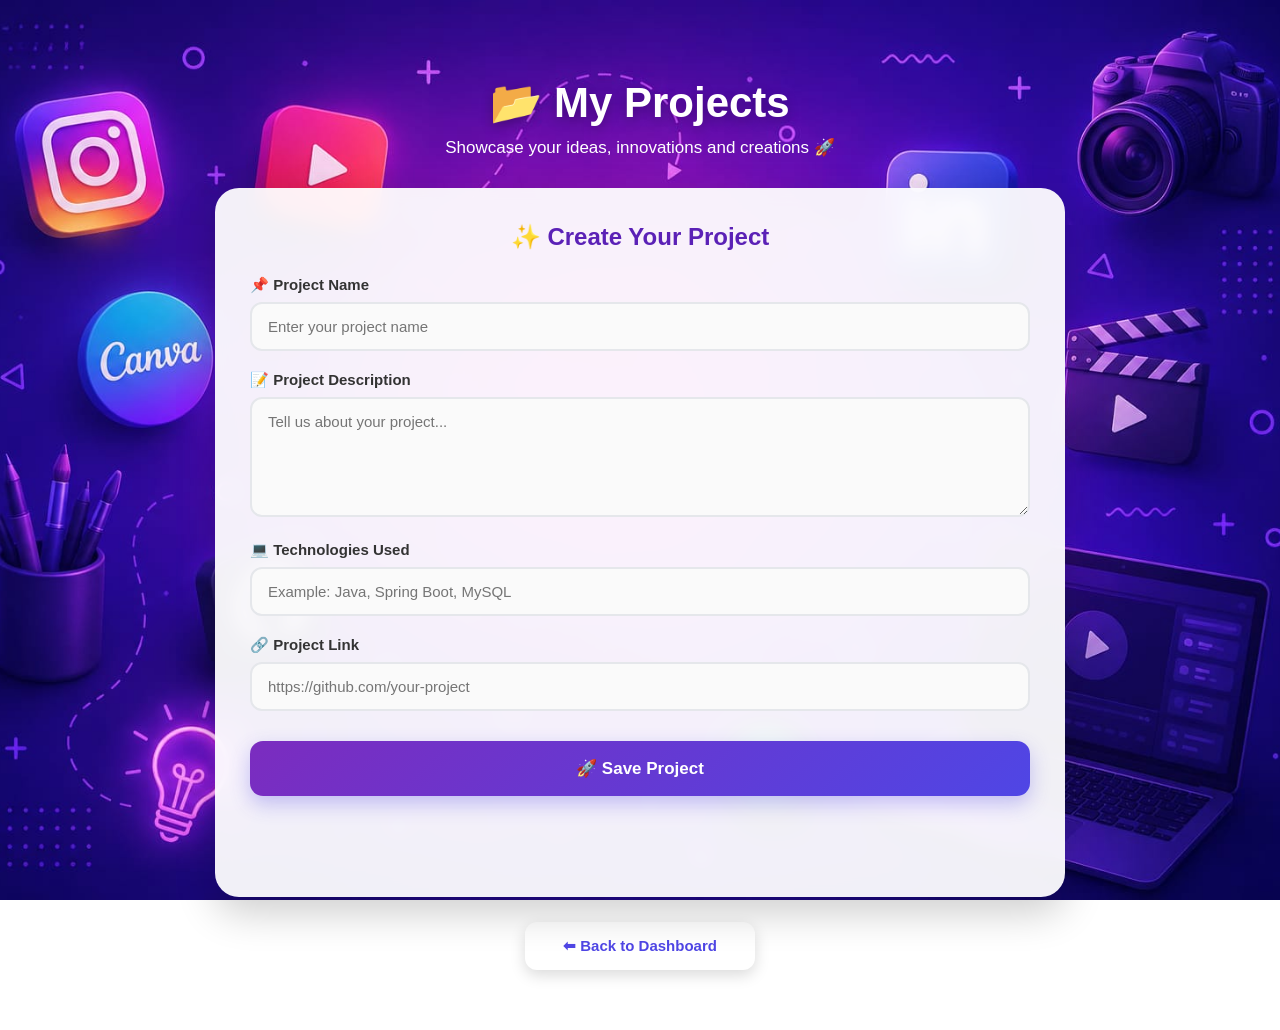
<file: projects.html>
<!DOCTYPE html>
<html>
<head>

    <title>My Projects - Creator Hub</title>

    <link rel="stylesheet" href="style.css">

    <style>

        /* ================================
           PROJECT PAGE
        ================================= */

        body {
            min-height: 100vh;
            height: auto;

            display: flex;
            justify-content: center;
            align-items: flex-start;

            padding: 50px 20px;

            box-sizing: border-box;
        }


        .project-page {
            width: 100%;
            max-width: 850px;

            text-align: center;
        }


        /* ================================
           HEADER
        ================================= */

        .project-header {
            margin-bottom: 30px;
        }


        .project-header h1 {
            color: white;

            font-size: 42px;

            font-weight: 800;

            margin-bottom: 10px;

            text-shadow:
                0 4px 12px rgba(0,0,0,0.25);
        }


        .project-header p {
            color: white;

            font-size: 17px;

            font-weight: 500;

            margin: 0;
        }


        /* ================================
           FORM CARD
        ================================= */

        .project-card {

            background: rgba(255,255,255,0.94);

            width: 100%;

            padding: 35px;

            box-sizing: border-box;

            border-radius: 24px;

            box-shadow:
                0 15px 40px rgba(0,0,0,0.20);

            text-align: left;

            backdrop-filter: blur(10px);
        }


        .project-card-title {

            font-size: 24px;

            font-weight: 800;

            color: #5b21b6;

            margin-bottom: 25px;

            text-align: center;
        }


        /* ================================
           FORM GROUP
        ================================= */

        .form-group {

            margin-bottom: 20px;
        }


        .form-group label {

            display: block;

            font-size: 15px;

            font-weight: 700;

            color: #333;

            margin-bottom: 8px;
        }


        .form-group input,
        .form-group textarea {

            width: 100%;

            box-sizing: border-box;

            padding: 14px 16px;

            border: 2px solid #e5e7eb;

            border-radius: 12px;

            background: #fafafa;

            font-size: 15px;

            font-family: Arial, sans-serif;

            outline: none;

            transition: 0.3s;
        }


        .form-group textarea {

            min-height: 120px;

            resize: vertical;
        }


        .form-group input:focus,
        .form-group textarea:focus {

            border-color: #8b5cf6;

            background: white;

            box-shadow:
                0 0 0 4px rgba(139,92,246,0.12);
        }


        /* ================================
           SAVE BUTTON
        ================================= */

        .save-project-btn {

            width: 100%;

            height: 55px;

            margin: 10px 0 0 0;

            border: none;

            border-radius: 13px;

            background:
                linear-gradient(
                    135deg,
                    #7b2cbf,
                    #4f46e5
                );

            color: white;

            font-size: 17px;

            font-weight: 800;

            cursor: pointer;

            box-shadow:
                0 8px 20px rgba(79,70,229,0.30);

            transition: 0.3s;
        }


        .save-project-btn:hover {

            transform: translateY(-2px);

            box-shadow:
                0 12px 25px rgba(79,70,229,0.40);
        }


        /* ================================
           SUCCESS MESSAGE
        ================================= */

        #message {

            margin: 20px 0 0 0;

            padding: 13px;

            border-radius: 10px;

            font-weight: 700;

            text-align: center;

            min-height: 20px;
        }


        /* ================================
           BACK BUTTON
        ================================= */

        .back-dashboard {

            margin-top: 25px;

            background: white;

            color: #4f46e5;

            border: none;

            width: 230px;

            height: 48px;

            border-radius: 12px;

            font-size: 15px;

            font-weight: 700;

            cursor: pointer;

            box-shadow:
                0 5px 15px rgba(0,0,0,0.15);

            transition: 0.3s;
        }


        .back-dashboard:hover {

            transform: translateY(-2px);

            background: #f5f3ff;
        }


        /* ================================
           SMALL SCREEN
        ================================= */

        @media (max-width: 600px) {

            body {
                padding: 30px 15px;
            }


            .project-header h1 {

                font-size: 32px;

            }


            .project-card {

                padding: 25px 20px;

            }

        }

    </style>

</head>


<body>


<div class="project-page">


    <!-- HEADER -->

    <div class="project-header">

        <h1>📂 My Projects</h1>

        <p>
            Showcase your ideas, innovations and creations 🚀
        </p>

    </div>



    <!-- PROJECT FORM -->

    <div class="project-card">


        <div class="project-card-title">

            ✨ Create Your Project

        </div>



        <!-- PROJECT NAME -->

        <div class="form-group">

            <label for="projectName">
                📌 Project Name
            </label>

            <input
                type="text"
                id="projectName"
                placeholder="Enter your project name"
            >

        </div>



        <!-- DESCRIPTION -->

        <div class="form-group">

            <label for="description">
                📝 Project Description
            </label>

            <textarea
                id="description"
                placeholder="Tell us about your project..."
            ></textarea>

        </div>



        <!-- TECHNOLOGIES -->

        <div class="form-group">

            <label for="technologies">
                💻 Technologies Used
            </label>

            <input
                type="text"
                id="technologies"
                placeholder="Example: Java, Spring Boot, MySQL"
            >

        </div>



        <!-- PROJECT LINK -->

        <div class="form-group">

            <label for="projectLink">
                🔗 Project Link
            </label>

            <input
                type="url"
                id="projectLink"
                placeholder="https://github.com/your-project"
            >

        </div>



        <!-- SAVE -->

        <button
            class="save-project-btn"
            onclick="saveProject()">

            🚀 Save Project

        </button>



        <!-- MESSAGE -->

        <p id="message"></p>


    </div>



    <!-- BACK -->

    <button
        class="back-dashboard"
        onclick="location.href='dashboard.html'">

        ⬅ Back to Dashboard

    </button>


</div>



<script>


function saveProject() {


    const projectData = {

        projectName:
            document.getElementById("projectName").value,

        description:
            document.getElementById("description").value,

        technologies:
            document.getElementById("technologies").value,

        projectLink:
            document.getElementById("projectLink").value

    };



    fetch("http://localhost:8081/api/projects", {

        method: "POST",

        headers: {

            "Content-Type":
                "application/json"

        },

        body:
            JSON.stringify(projectData)

    })


    .then(response => {

        if (!response.ok) {

            throw new Error(
                "Failed to save project"
            );

        }

        return response.json();

    })


    .then(data => {


        const message =
            document.getElementById("message");


        message.innerText =
            "✅ Project saved successfully!";


        message.style.background =
            "#ecfdf5";


        message.style.color =
            "#047857";



        document.getElementById(
            "projectName"
        ).value = "";


        document.getElementById(
            "description"
        ).value = "";


        document.getElementById(
            "technologies"
        ).value = "";


        document.getElementById(
            "projectLink"
        ).value = "";


    })


    .catch(error => {


        const message =
            document.getElementById("message");


        message.innerText =
            "❌ Error saving project";


        message.style.background =
            "#fef2f2";


        message.style.color =
            "#dc2626";


        console.error(error);

    });

}

</script>


</body>
</html>
</file>
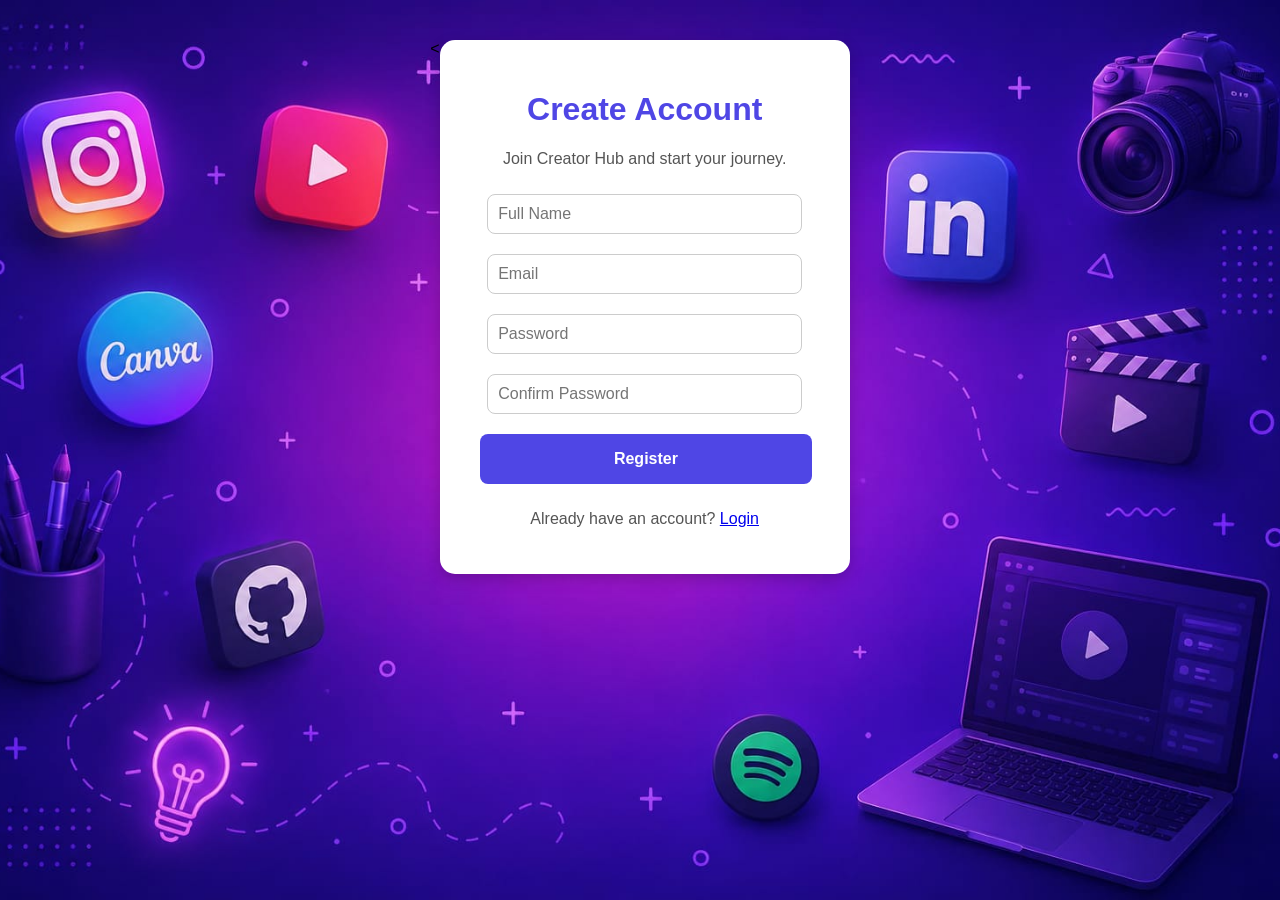
<file: register.html>
<<!DOCTYPE html>
<html lang="en">

<head>
    <meta charset="UTF-8">
    <meta name="viewport" content="width=device-width, initial-scale=1.0">

    <title>Register - Creator Hub</title>

    <link rel="stylesheet" href="style.css">
</head>

<body>

<div class="login-box">

    <h1>Create Account</h1>

    <p>Join Creator Hub and start your journey.</p>

    <input type="text" id="name" placeholder="Full Name">

    <input type="email" id="email" placeholder="Email">

    <input type="password" id="password" placeholder="Password">

    <input type="password" id="confirmPassword" placeholder="Confirm Password">

    <button onclick="registerUser()">Register</button>

    <p class="login-link">
        Already have an account?
        <a href="login.html">Login</a>
    </p>

</div>

<script>

function registerUser() {

    const name = document.getElementById("name").value.trim();
    const email = document.getElementById("email").value.trim();
    const password = document.getElementById("password").value;
    const confirmPassword = document.getElementById("confirmPassword").value;

    // Check empty fields
    if (name === "" || email === "" || password === "" || confirmPassword === "") {
        alert("Please fill all fields");
        return;
    }

    // Check password match
    if (password !== confirmPassword) {
        alert("Passwords do not match");
        return;
    }

    // Frontend password validation
    if (password.length < 8) {
        alert("Password must be at least 8 characters");
        return;
    }

    if (!/[A-Z]/.test(password)) {
        alert("Password must contain at least one uppercase letter");
        return;
    }

    if (!/[a-z]/.test(password)) {
        alert("Password must contain at least one lowercase letter");
        return;
    }

    if (!/[0-9]/.test(password)) {
        alert("Password must contain at least one number");
        return;
    }

    if (!/[^a-zA-Z0-9]/.test(password)) {
        alert("Password must contain at least one special character");
        return;
    }

    // Send data to backend
    fetch("http://localhost:8081/api/register", {

        method: "POST",

        headers: {
            "Content-Type": "application/json"
        },

        body: JSON.stringify({
            fullName: name,
            email: email,
            password: password
        })

    })

    .then(async response => {

        const data = await response.json();

        if (!response.ok) {
            throw new Error(data.message || "Registration failed");
        }

        return data;

    })

    .then(data => {

        console.log("Registration successful:", data);

        alert("Registration successful!");

        window.location.href = "login.html";

    })

    .catch(error => {

        console.error("Error:", error);

        alert(error.message);

    });

}

</script>

</body>

</html>
</file>
<file: style.css>
body {
    display: flex;
    justify-content: center;
    align-items: flex-start;

    /* Full content height-ku background extend aagum */
    min-height: 100vh;
    height: auto;

    margin: 0;
    padding: 40px 20px;

    box-sizing: border-box;

    font-family: Arial, sans-serif;

    background-image: url("images/creator-bg.png");
    background-size: cover;
    background-position: center;
    background-repeat: no-repeat;
    background-attachment: fixed;

    text-align: center;
}


/* Main heading */

h1 {
    color: #4f46e5;
    font-weight: bold;
}


/* Normal paragraph */

p {
    color: #555;
}


/* Login box */

.login-box {
    width: 350px;

    background: white;

    padding: 30px;

    border-radius: 15px;

    box-shadow: 0 5px 15px rgba(0, 0, 0, 0.2);
}


.login-box input {
    width: 90%;

    padding: 10px;

    margin: 10px 0;

    border: 1px solid #ccc;

    border-radius: 8px;

    font-size: 16px;
}


.login-box button {
    width: 95%;

    padding: 10px;

    background: #4f46e5;

    color: white;

    border: none;

    border-radius: 8px;

    font-size: 16px;

    cursor: pointer;
}


.login-box button:hover {
    background: #3730a3;
}


/* Common buttons */

button {
    width: 250px;

    height: 50px;

    font-size: 18px;

    font-weight: bold;

    border: none;

    border-radius: 10px;

    background-color: white;

    color: #333;

    cursor: pointer;

    margin: 10px;
}


button:hover {
    background-color: #e6e6e6;
}


/* Main container */

.container {
    text-align: center;

    width: 100%;

    max-width: 1100px;

    margin: 0 auto;
}


/* Mobile screen */

@media (max-width: 700px) {

    .container {
        width: 100%;
    }

    button {
        width: 90%;
        max-width: 250px;
    }
}
</file>
